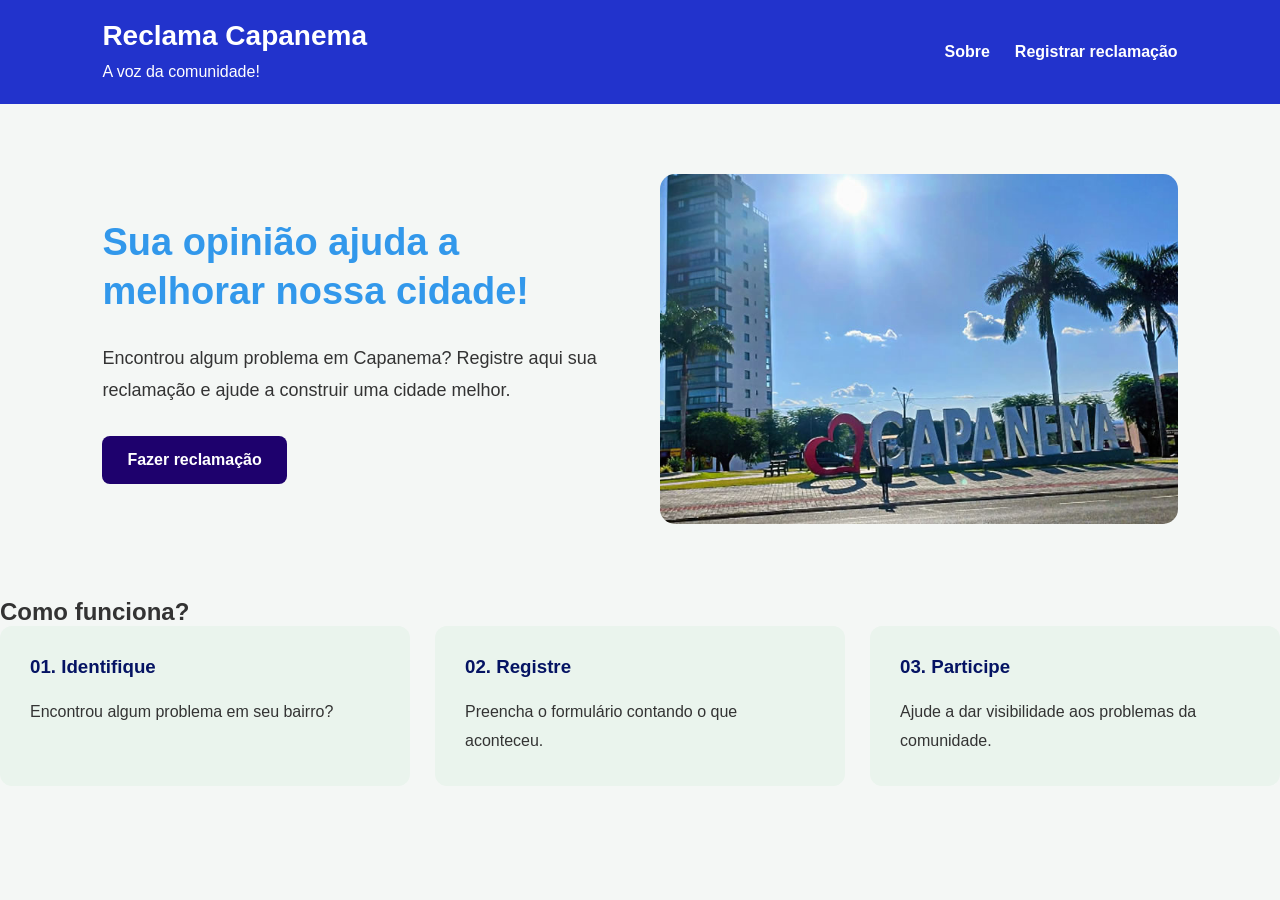
<file: index.html>
<!DOCTYPE html>
<html lang="pt-BR">
<head>
    <meta charset="UTF-8">
    <meta name="viewport" content="width=device-width, initial-scale=1.0">
    <title>Reclama Capanema</title>
    <link rel="stylesheet" href="style.css">
</head>

<body>

    <header>
        <div class="logo">
            <h1>Reclama Capanema</h1>
            <p>A voz da comunidade!</p>
        </div>

        <nav>
            <a href="sobre.html">Sobre</a>
            <a href="registre reclamações.html">Registrar reclamação</a>
        </nav>
    </header>

    <main>

        <section class="inicio" id="inicio">
            <div class="texto-inicio">
                <h2>Sua opinião ajuda a melhorar nossa cidade!</h2>

                <p>
                    Encontrou algum problema em Capanema?
                    Registre aqui sua reclamação e ajude
                    a construir uma cidade melhor.
                </p>

                <a href="registre reclamações.html" class="botao">
                    Fazer reclamação
                </a>
            </div>

            <div class="imagem">
                <div class="imagem">
   <div class="imagem">
   <div class="imagem">
    <img src="imagem/8SX6eTp72IdlsXrRyc9clIk93oEL5ELPyLBVe6y9.jpg"
         alt="Cidade de Capanema PR">
</div>
</div>
            </div>
        </section>

        <section class="sobre" id="sobre">
            <h2>Como funciona?</h2>

            <div class="cards">

                <div class="card">
                    <h3>01. Identifique</h3>
                    <p>
                        Encontrou algum problema
                        em seu bairro?
                    </p>
                </div>

                <div class="card">
                    <h3>02. Registre</h3>
                    <p>
                        Preencha o formulário
                        contando o que aconteceu.
                    </p>
                </div>

                <div class="card">
                    <h3>03. Participe</h3>
                    <p>
                        Ajude a dar visibilidade
                        aos problemas da comunidade.
                    </p>
                </div>

            </div>
        </section>
</file>
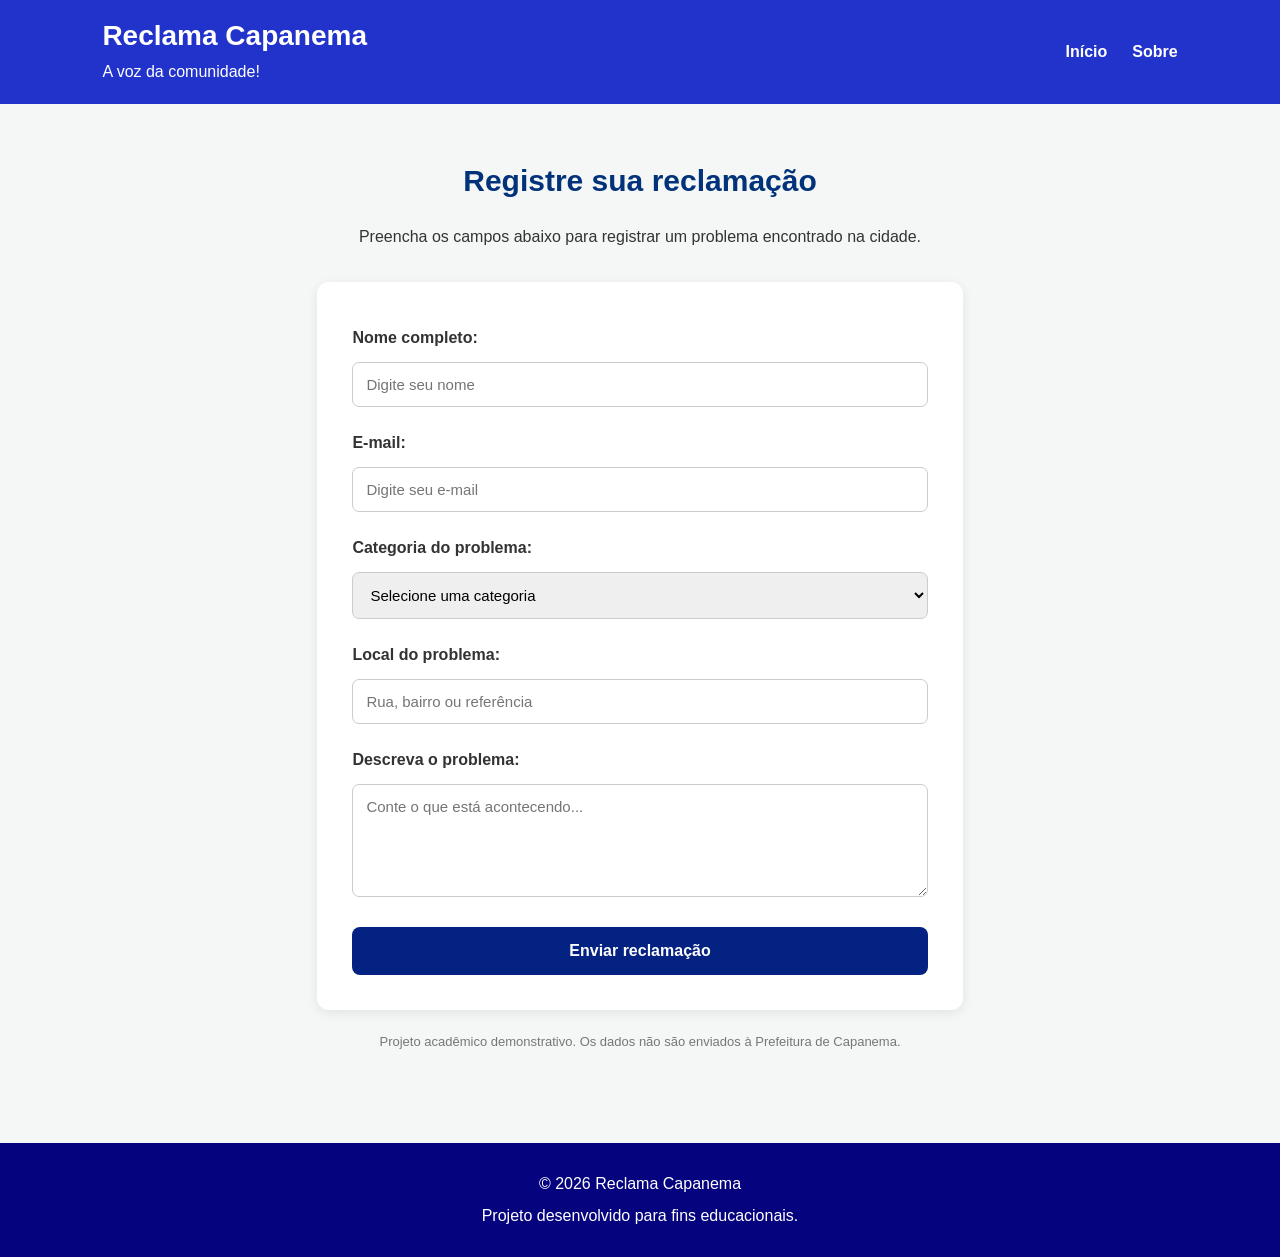
<file: registre reclamações.html>
<!DOCTYPE html>
<html lang="pt-BR">
<head>
    <meta charset="UTF-8">
    <meta name="viewport" content="width=device-width, initial-scale=1.0">
    <title>Reclamações - Reclama Capanema</title>
    <link rel="stylesheet" href="style.css">
</head>

<body>

    <header>
        <div class="logo">
            <h1>Reclama Capanema</h1>
            <p>A voz da comunidade!</p>
        </div>

        <nav>
            <a href="index.html">Início</a>
            <a href="sobre.html">Sobre</a>
        </nav>
    </header>
 <section class="formulario" id="reclamacao">

            <h2>Registre sua reclamação</h2>

            <p>
                Preencha os campos abaixo para registrar
                um problema encontrado na cidade.
            </p>

            <form action="#" method="get">

                <label for="nome">Nome completo:</label>
                <input type="text" id="nome" name="nome"
                placeholder="Digite seu nome" required>

                <label for="email">E-mail:</label>
                <input type="email" id="email" name="email"
                placeholder="Digite seu e-mail" required>

                <label for="categoria">Categoria do problema:</label>

                <select id="categoria" name="categoria" required>
                    <option value="">Selecione uma categoria</option>
                    <option>Buracos nas ruas</option>
                    <option>Iluminação pública</option>
                    <option>Lixo acumulado</option>
                    <option>Saneamento básico</option>
                    <option>Praças e parques</option>
                    <option>Outros</option>
                </select>

                <label for="endereco">Local do problema:</label>
                <input type="text" id="endereco" name="endereco"
                placeholder="Rua, bairro ou referência" required>

                <label for="descricao">Descreva o problema:</label>
                <textarea id="descricao" name="descricao"
                rows="5"
                placeholder="Conte o que está acontecendo..."
                required></textarea>

                <button type="submit">Enviar reclamação</button>

            </form>

            <p class="aviso">
                Projeto acadêmico demonstrativo.
                Os dados não são enviados à Prefeitura de Capanema.
            </p>

        </section>

    </main>

    <footer>
        <p>© 2026 Reclama Capanema</p>
        <p>Projeto desenvolvido para fins educacionais.</p>
    </footer>

</body>
</html>

</body>
</html>
</file>
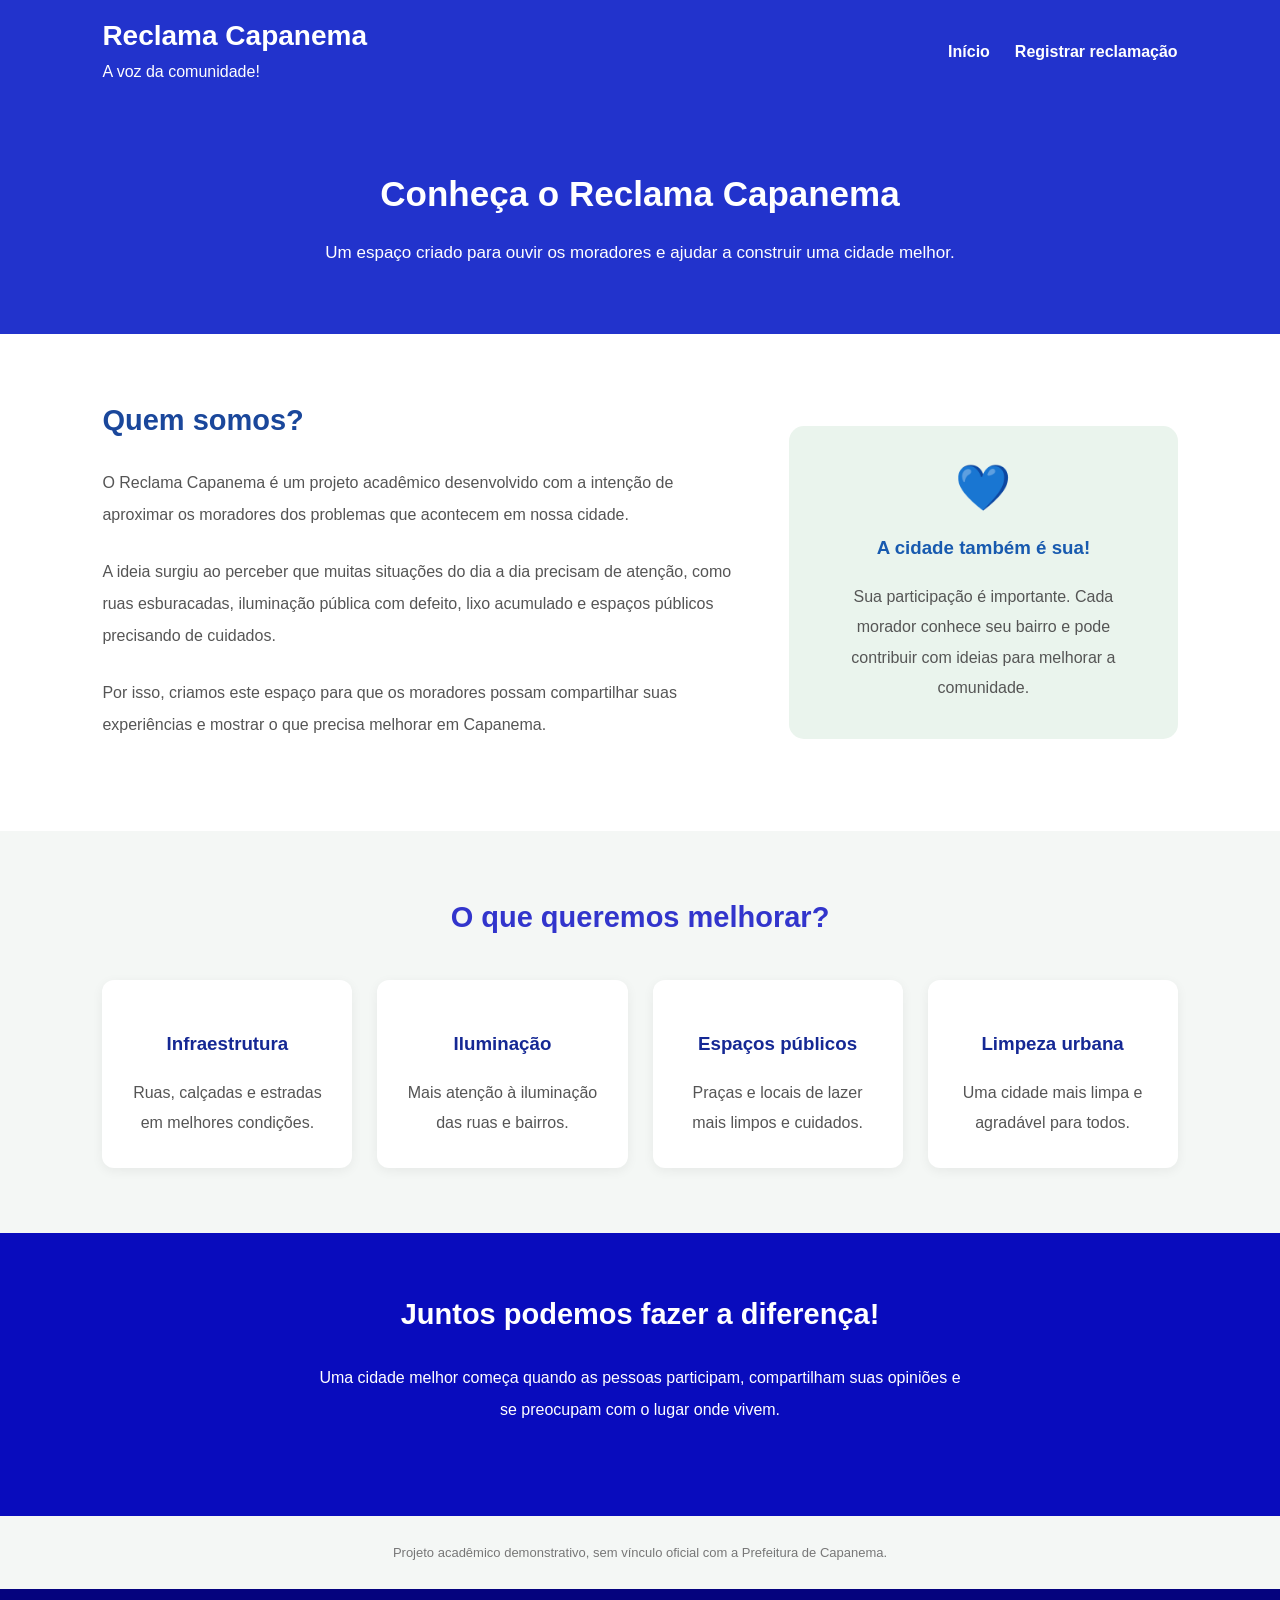
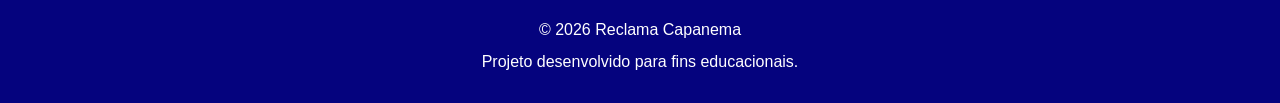
<file: sobre.html>
<!DOCTYPE html>
<html lang="pt-BR">
<head>
    <meta charset="UTF-8">
    <meta name="viewport" content="width=device-width, initial-scale=1.0">
    <title>Reclamações - Reclama Capanema</title>
    <link rel="stylesheet" href="style.css">
</head>

<body>

    <header>
        <div class="logo">
            <h1>Reclama Capanema</h1>
            <p>A voz da comunidade!</p>
        </div>

        <nav>
            <a href="index.html">Início</a>
            <a href="registre reclamações.html">Registrar reclamação</a>
        </nav>
    </header>

  
<!DOCTYPE html>
<html lang="pt-BR">

    <main>

        <section class="sobre-banner">
            <h2>Conheça o Reclama Capanema</h2>
            <p>
                Um espaço criado para ouvir os moradores
                e ajudar a construir uma cidade melhor.
            </p>
        </section>

        <section class="sobre-conteudo">

            <div class="sobre-texto">
                <h2>Quem somos?</h2>

                <p>
                    O Reclama Capanema é um projeto acadêmico
                    desenvolvido com a intenção de aproximar
                    os moradores dos problemas que acontecem
                    em nossa cidade.
                </p>

                <p>
                    A ideia surgiu ao perceber que muitas
                    situações do dia a dia precisam de atenção,
                    como ruas esburacadas, iluminação pública
                    com defeito, lixo acumulado e espaços
                    públicos precisando de cuidados.
                </p>

                <p>
                    Por isso, criamos este espaço para que
                    os moradores possam compartilhar suas
                    experiências e mostrar o que precisa
                    melhorar em Capanema.
                </p>
            </div>

            <div class="sobre-destaque">
                <span>💙</span>
                <h3>A cidade também é sua!</h3>
                <p>
                    Sua participação é importante.
                    Cada morador conhece seu bairro e
                    pode contribuir com ideias para
                    melhorar a comunidade.
                </p>
            </div>

        </section>

        <section class="sobre-informacoes">

            <h2>O que queremos melhorar?</h2>

            <div class="sobre-cards">

                <div class="sobre-card">
                    <span></span>
                    <h3>Infraestrutura</h3>
                    <p>Ruas, calçadas e estradas em melhores condições.</p>
                </div>

                <div class="sobre-card">
                    <span></span>
                    <h3>Iluminação</h3>
                    <p>Mais atenção à iluminação das ruas e bairros.</p>
                </div>

                <div class="sobre-card">
                    <span></span>
                    <h3>Espaços públicos</h3>
                    <p>Praças e locais de lazer mais limpos e cuidados.</p>
                </div>

                <div class="sobre-card">
                    <span></span>
                    <h3>Limpeza urbana</h3>
                    <p>Uma cidade mais limpa e agradável para todos.</p>
                </div>

            </div>

        </section>

        <section class="sobre-final">
            <h2>Juntos podemos fazer a diferença!</h2>

            <p>
                Uma cidade melhor começa quando as pessoas
                participam, compartilham suas opiniões e
                se preocupam com o lugar onde vivem.
            </p>
        </section>

        <p class="aviso-sobre">
            Projeto acadêmico demonstrativo, sem vínculo oficial
            com a Prefeitura de Capanema.
        </p>

    </main>

    <footer>
        <p>© 2026 Reclama Capanema</p>
        <p>Projeto desenvolvido para fins educacionais.</p>
    </footer>

</body>
</html>
</file>
<file: style.css>
* {
    margin: 0;
    padding: 0;
    box-sizing: border-box;
}

html {
    scroll-behavior: smooth;
}

body {
    font-family: Arial, sans-serif;
    background-color: #f4f7f5;
    color: #333;
}



header {
    background-color: #2233cc;
    color: white;
    padding: 20px 8%;

    display: flex;
    justify-content: space-between;
    align-items: center;
    flex-wrap: wrap;
    gap: 20px;
}

.logo h1 {
    font-size: 28px;
}

.logo p {
    margin-top: 8px;
    line-height: 1.5;
}

nav {
    display: flex;
    gap: 25px;
    flex-wrap: wrap;
}

nav a {
    color: white;
    text-decoration: none;
    font-weight: bold;
}

nav a:hover {
    color: #b9e6c8;
}

[target="_blank"] {
    text-decoration: underline;
    font-style: italic;
}
.inicio {
    padding: 70px 8%;

    display: flex;
    align-items: center;
    justify-content: space-between;
    gap: 40px;
}

.texto-inicio {
    flex: 1;
}

.texto-inicio h2 {
    color: #3298eb;
    font-size: 38px;
    line-height: 1.3;
    margin-bottom: 25px;
}

.texto-inicio p {
    font-size: 18px;
    line-height: 1.8;
    margin-bottom: 30px;
}

.imagem {
    flex: 1;
}

.imagem img {
    width: 100%;
    height: 350px;
    object-fit: cover;
    border-radius: 15px;
}


.botao {
    display: inline-block;
    background-color: #1e016d;
    color: white;
    padding: 15px 25px;
    border-radius: 8px;
    text-decoration: none;
    font-weight: bold;
}

.botao:hover {
    background-color: #031c8b;
}


.cards {
    display: flex;
    justify-content: center;
    gap: 25px;
    flex-wrap: wrap;
}

.card {
    background-color: #eaf4ed;
    padding: 30px;
    border-radius: 12px;
    flex: 1;
    min-width: 200px;
}

.card h3 {
    color: #051363;
    margin-bottom: 20px;
}

.card p {
    line-height: 1.8;
}


.formulario {
    padding: 60px 8%;
    max-width: 850px;
    margin: auto;
}

.formulario h2 {
    color: #02327a;
    text-align: center;
    font-size: 30px;
    margin-bottom: 25px;
}

.formulario > p {
    text-align: center;
    margin-bottom: 30px;
    line-height: 1.8;
}

form {
    background-color: white;
    padding: 35px;
    border-radius: 12px;

    display: flex;
    flex-direction: column;
    gap: 15px;

    box-shadow: 0 3px 12px rgba(0,0,0,0.08);
}

label {
    font-weight: bold;
    margin-top: 12px;
}

input,
select,
textarea {
    width: 100%;
    padding: 13px;
    border: 1px solid #ccc;
    border-radius: 7px;
    font-size: 15px;
    font-family: Arial, sans-serif;
}

textarea {
    resize: vertical;
}

input:focus,
select:focus,
textarea:focus {
    outline: 2px solid #494cff;
}

button {
    background-color: #042281;
    color: white;
    padding: 15px;
    border: none;
    border-radius: 8px;
    font-size: 16px;
    font-weight: bold;
    cursor: pointer;
    margin-top: 15px;
}

button:hover {
    background-color: #1e0535;
}

.aviso {
    color: #777;
    font-size: 13px;
    margin-top: 20px;
    line-height: 1.8;
}


footer {
    background-color: #05037e;
    color: white;
    text-align: center;
    padding: 25px;
    line-height: 2;
}


.sobre-banner {
    background-color: #2233cc;
    color: white;
    padding: 65px 8%;
    text-align: center;
}

.sobre-banner h2 {
    font-size: 35px;
    line-height: 1.4;
    margin-bottom: 20px;
}

.sobre-banner p {
    font-size: 17px;
    line-height: 1.8;
    max-width: 700px;
    margin: auto;
}

.sobre-conteudo {
    padding: 65px 8%;
    background-color: white;

    display: flex;
    align-items: center;
    justify-content: space-between;
    gap: 50px;
}

.sobre-texto {
    flex: 2;
}

.sobre-texto h2 {
    color: #1a479b;
    font-size: 29px;
    line-height: 1.5;
    margin-bottom: 25px;
}

.sobre-texto p {
    color: #555;
    font-size: 16px;
    line-height: 2;
    margin-bottom: 25px;
}

.sobre-destaque {
    flex: 1;
    background-color: #eaf4ed;
    padding: 35px;
    border-radius: 15px;
    text-align: center;
}

.sobre-destaque span {
    display: block;
    font-size: 45px;
    margin-bottom: 20px;
}

.sobre-destaque h3 {
    color: #185aaf;
    margin-bottom: 20px;
    line-height: 1.5;
}

.sobre-destaque p {
    line-height: 1.9;
    color: #555;
}


.sobre-informacoes {
    padding: 65px 8%;
    text-align: center;
    background-color: #f4f7f5;
}

.sobre-informacoes h2 {
    color: #3235cc;
    font-size: 29px;
    line-height: 1.5;
    margin-bottom: 40px;
}

.sobre-cards {
    display: flex;
    flex-wrap: wrap;
    justify-content: center;
    gap: 25px;
}

.sobre-card {
    background-color: white;
    padding: 30px 25px;
    border-radius: 12px;
    flex: 1 1 200px;
    box-shadow: 0 3px 12px rgba(0,0,0,0.06);
}

.sobre-card span {
    display: block;
    font-size: 38px;
    margin-bottom: 20px;
}

.sobre-card h3 {
    color: #152894;
    margin-bottom: 20px;
    line-height: 1.5;
}

.sobre-card p {
    color: #555;
    line-height: 1.9;
}


.sobre-final {
    background-color: #090cbd;
    color: white;
    padding: 60px 8%;
    text-align: center;
}

.sobre-final h2 {
    font-size: 29px;
    line-height: 1.5;
    margin-bottom: 25px;
}

.sobre-final p {
    max-width: 650px;
    margin: 0 auto 30px;
    line-height: 2;
}

.aviso-sobre {
    text-align: center;
    color: #777;
    font-size: 13px;
    padding: 25px;
    line-height: 1.8;
}


.objetivo {
    background-color: #eaf4ed;
    padding: 25px;
    border-radius: 12px;
    margin: 30px auto;
    max-width: 700px;
}

.objetivo h3 {
    color: #1053cf;
    margin-bottom: 15px;
}

.container-reclamacoes {
    display: flex;
    flex-wrap: wrap;
    justify-content: center;
    gap: 25px;
    padding: 40px 8%;
}

.reclamacao-card {
    background-color: white;
    padding: 30px;
    border-radius: 12px;
    flex: 1 1 250px;
    max-width: 350px;
    box-shadow: 0 3px 12px rgba(0,0,0,0.08);
}

.reclamacao-card h3 {
    color: #1b449e;
    margin-bottom: 20px;
    line-height: 1.5;
}

.reclamacao-card p {
    margin-bottom: 20px;
    line-height: 1.8;
}

.situacao {
    display: inline-block;
    background-color: #eaf4ed;
    color: #0e5beb;
    padding: 8px 12px;
    border-radius: 8px;
    font-size: 13px;
}

@media (max-width: 768px) {

    header {
        flex-direction: column;
        text-align: center;
    }

    nav {
        justify-content: center;
    }

    .inicio {
        flex-direction: column;
        text-align: center;
        padding: 45px 6%;
    }

    .texto-inicio h2 {
        font-size: 30px;
    }

    .imagem {
        width: 100%;
    }

    .cards {
        flex-direction: column;
    }

    .formulario {
        padding: 40px 5%;
    }

    form {
        padding: 22px;
    }

    .sobre-conteudo {
        flex-direction: column;
        padding: 45px 6%;
        gap: 35px;
    }

    .sobre-cards {
        flex-direction: column;
    }

    .sobre-card {
        width: 100%;
    }

    .container-reclamacoes {
        flex-direction: column;
        align-items: center;
    }

    .reclamacao-card {
        width: 100%;
        max-width: 100%;
    }
}


@media (max-width: 480px) {

    .logo h1 {
        font-size: 23px;
    }

    nav {
        flex-direction: column;
        gap: 15px;
    }

    .texto-inicio h2 {
        font-size: 25px;
    }

    .sobre-banner h2 {
        font-size: 26px;
    }

    .sobre-texto h2 {
        font-size: 25px;
    }

    .sobre-informacoes h2 {
        font-size: 25px;
    }

    .sobre-final h2 {
        font-size: 25px;
    }

    .sobre-destaque {
        padding: 25px;
    }

    .reclamacao-card {
        padding: 22px;
    }

    .formulario h2 {
        font-size: 25px;
    }
}
</file>
